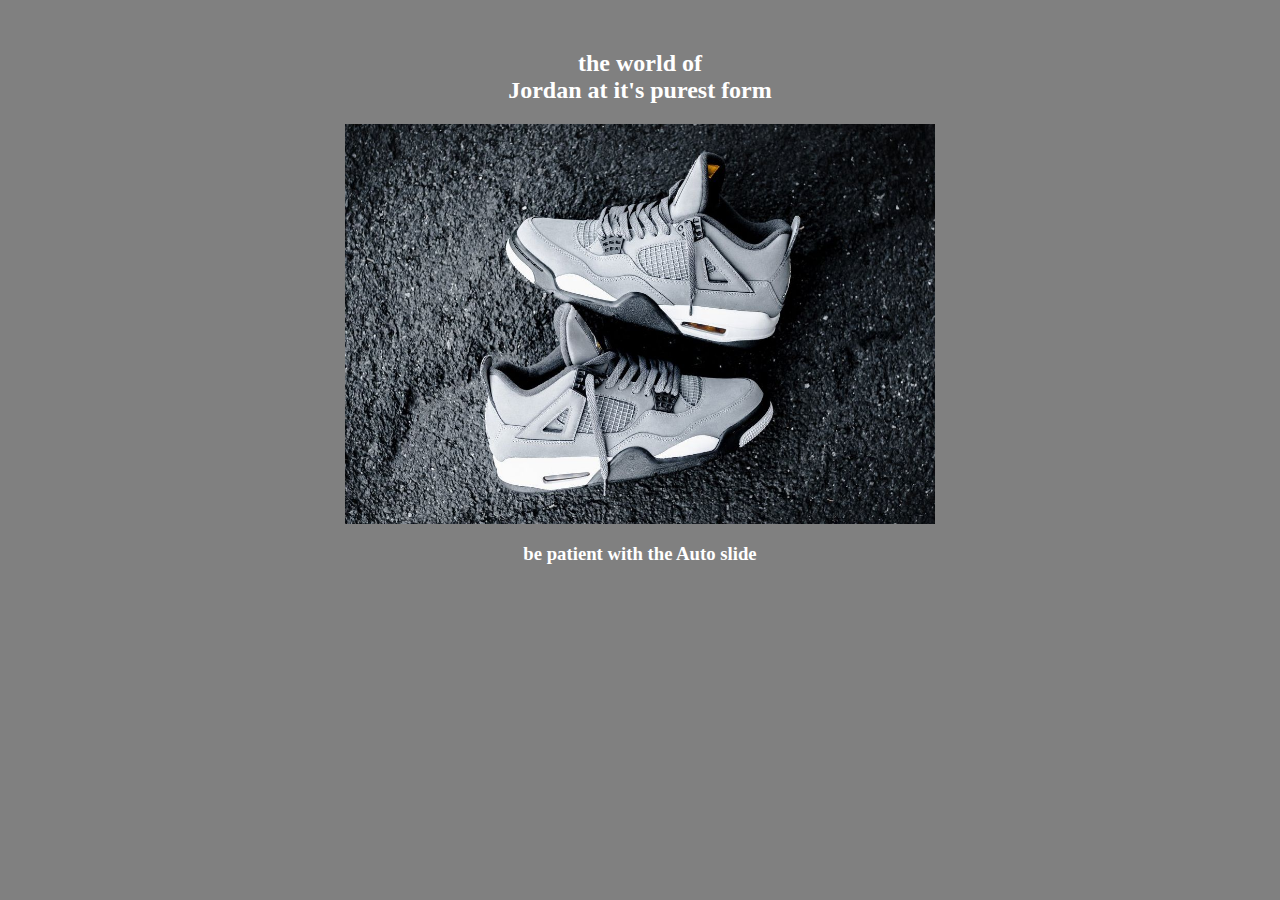
<file: index.html>
<!DOCTYPE html>
<html lang="en">
<head>
<meta charset="UTF-8"/>
<meta name="viewport" content="width=device-width, initial-scale=1.0"/>
 
    <title>CSS slider</title>
    <link rel="stylesheet" href="styles.css">
    <link rel="stylesheet" href="slider.css">
</head>
<body>
<h2>
the world of <br>Jordan at it's purest form</h2>
    <div id="slider">
        <div>
            <img src="2814303.jpg" alt=""  onclick="myFunction(this);">
        </div>
        <div>
            <img src="2814300.jpg" alt=""  onclick="myFunction(this);">
        </div>
        <div>
            <img src="1965190.jpg" alt=""  onclick="myFunction(this);">
        </div>
        <div>
            <img src="wp4992984.jpg" alt=""  onclick="myFunction(this);">
        </div>
		</div>
		<h3> be patient with the Auto slide</h3>
   
</body>
</html>
</file>
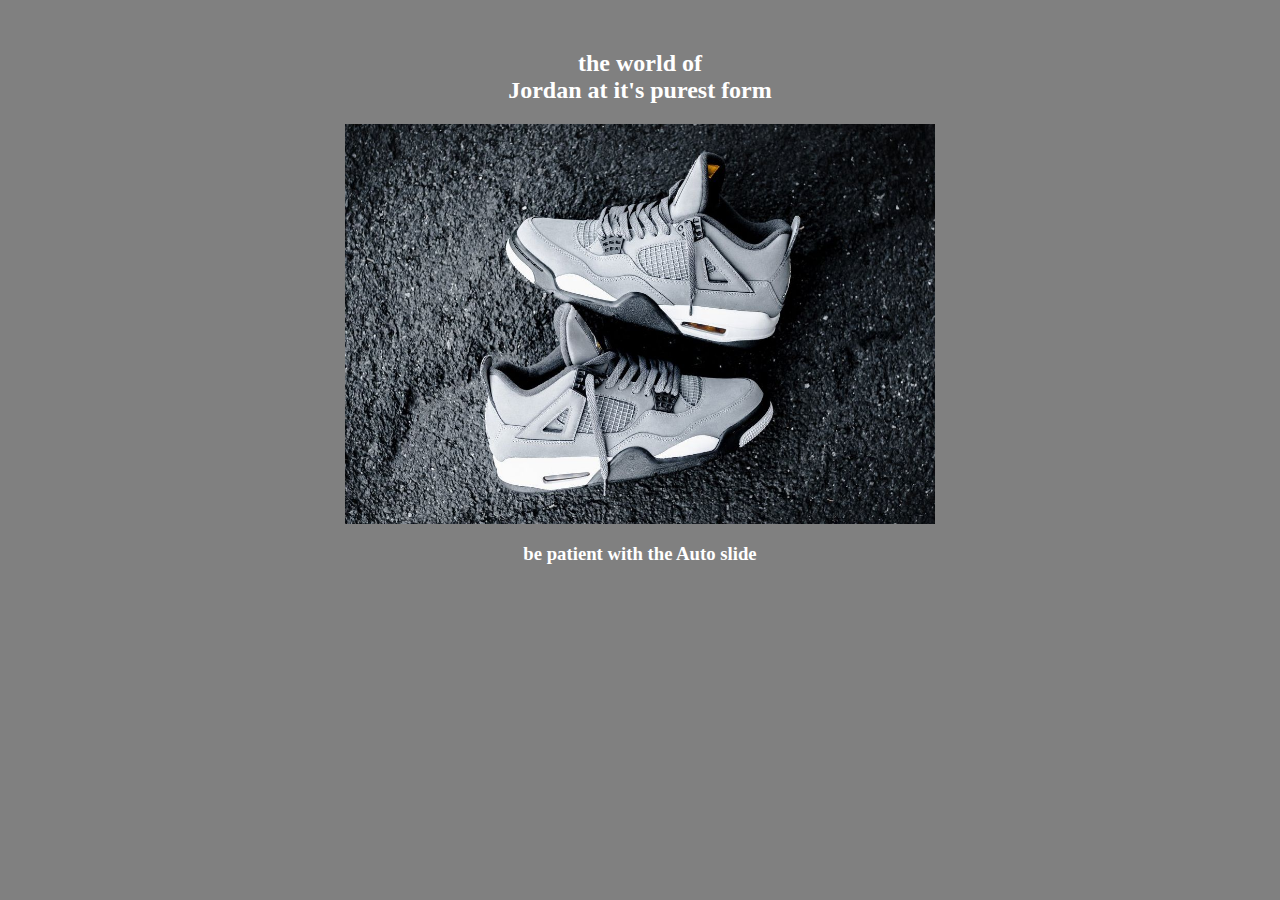
<file: kicks.html>
<!DOCTYPE html>
<html lang="en">
<head>
<meta charset="UTF-8"/>
<meta name="viewport" content="width=auto, initial-scale=1.0"/>
 
    <title>CSS slider</title>
    <link rel="stylesheet" href="styles.css">
	<link rel="stylesheet" href="slider.css">
    <link rel="stylesheet" href="media-query.css">
</head>
<body>
<h2>
the world of <br>Jordan at it's purest form</h2>
    <div id="slider">
        <div>
            <img src="2814303.jpg" alt=""  onclick="myFunction(this);">
        </div>
        <div>
            <img src="2814300.jpg" alt=""  onclick="myFunction(this);">
        </div>
        <div>
            <img src="1965190.jpg" alt=""  onclick="myFunction(this);">
        </div>
        <div>
            <img src="wp4992984.jpg" alt=""  onclick="myFunction(this);">
        </div>
		</div>
		<h3> be patient with the Auto slide</h3>
   <style>
	 /* For mobile phones: */
[class*="col-"] {
  width: 100%;
}

@media only screen and (min-width: 600px) {
  /* For tablets: */
  .col-s-1 {width: 8.33%;}
  .col-s-2 {width: 16.66%;}
  .col-s-3 {width: 25%;}
  .col-s-4 {width: 33.33%;}
  .col-s-5 {width: 41.66%;}
  .col-s-6 {width: 50%;}
  .col-s-7 {width: 58.33%;}
  .col-s-8 {width: 66.66%;}
  .col-s-9 {width: 75%;}
  .col-s-10 {width: 83.33%;}
  .col-s-11 {width: 91.66%;}
  .col-s-12 {width: 100%;}
}

@media only screen and (min-width: 768px) {
  /* For desktop: */
  .col-1 {width: 8.33%;}
  .col-2 {width: 16.66%;}
  .col-3 {width: 25%;}
  .col-4 {width: 33.33%;}
  .col-5 {width: 41.66%;}
  .col-6 {width: 50%;}
  .col-7 {width: 58.33%;}
  .col-8 {width: 66.66%;}
  .col-9 {width: 75%;}
  .col-10 {width: 83.33%;}
  .col-11 {width: 91.66%;}
  .col-12 {width: 100%;}
} 
	</style>
</body>
</html>
</file>
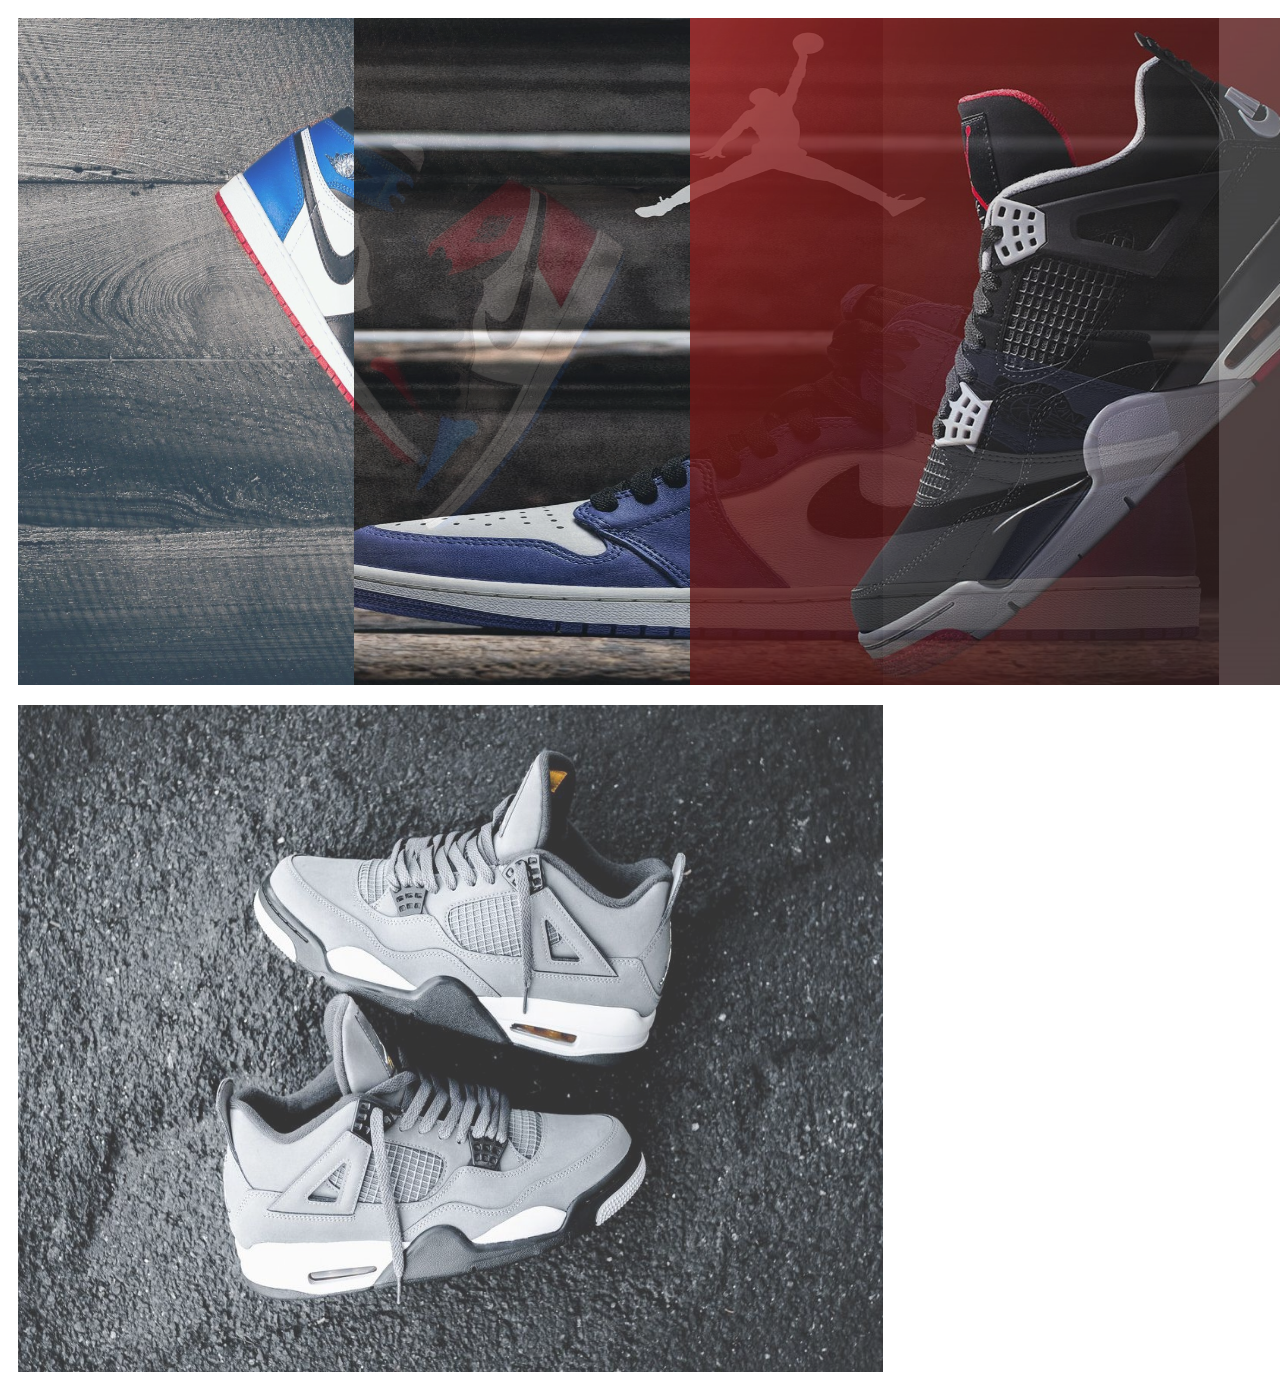
<file: nike collection.html>
<html>
<head>
<META CHARSET="UTF-5">
<meta name="viewport" content="width=device-width, initial-scale=1.0"/>
</head>
<body>
<!-- The grid: four columns -->
<div class="row">
  <div class="column">
    <img src="wp2702669.jpg"  alt="Nature" onclick="myFunction(this);">
  </div>
  <div class="column">
    <img src="wp5866724.jpg" alt="Snow" onclick="myFunction(this);">
  </div>
  <div class="column">
    <img src="1113077.jpg" alt="Mountains" onclick="myFunction(this);">
  </div>
  <div class="column">
    <img src="2814303.jpg"  alt="Lights" onclick="myFunction(this);">
  </div>
</div>
<style>
img{
height:667px;
width:865px;
}
</style>
<!-- The expanding image container -->
<div class="container">
  <!-- Close the image -->
  <span onclick="this.parentElement.style.display='none'" class="closebtn">&times;</span>

  <!-- Expanded image -->
  <img id="expandedImg" style="width:100%">

  <!-- Image text -->
  <div id="imgtext"></div>
</div>
<script>
function myFunction(imgs) {
  // Get the expanded image
  var expandImg = document.getElementById("expandedImg");
  // Get the image text
  var imgText = document.getElementById("imgtext");
  // Use the same src in the expanded image as the image being clicked on from the grid
  expandImg.src = imgs.src;
  // Use the value of the alt attribute of the clickable image as text inside the expanded image
  imgText.innerHTML = imgs.alt;
  // Show the container element (hidden with CSS)
  expandImg.parentElement.style.display = "block";
}
</script>
<style>
.column {
  float: left;
  width: 25%;
  padding: 10px;
}

/* Style the images inside the grid */
.column img {
  opacity: 0.8;
  cursor: pointer;
}

.column img:hover {
  opacity: 1;
}

/* Clear floats after the columns */
.row:after {
  content: "";
  display: table;
  clear: both;
}

/* The expanding image container (positioning is needed to position the close button and the text) */
.container {
  position: relative;
  display: none;
}

/* Expanding image text */
#imgtext {
  position: absolute;
  bottom: 15px;
  left: 15px;
  color: white;
  font-size: 20px;
}

/* Closable button inside the image */
.closebtn {
  position: absolute;
  top: 10px;
  right: 15px;
  color: white;
  font-size: 35px;
  cursor: pointer;
}
</style>
</file>
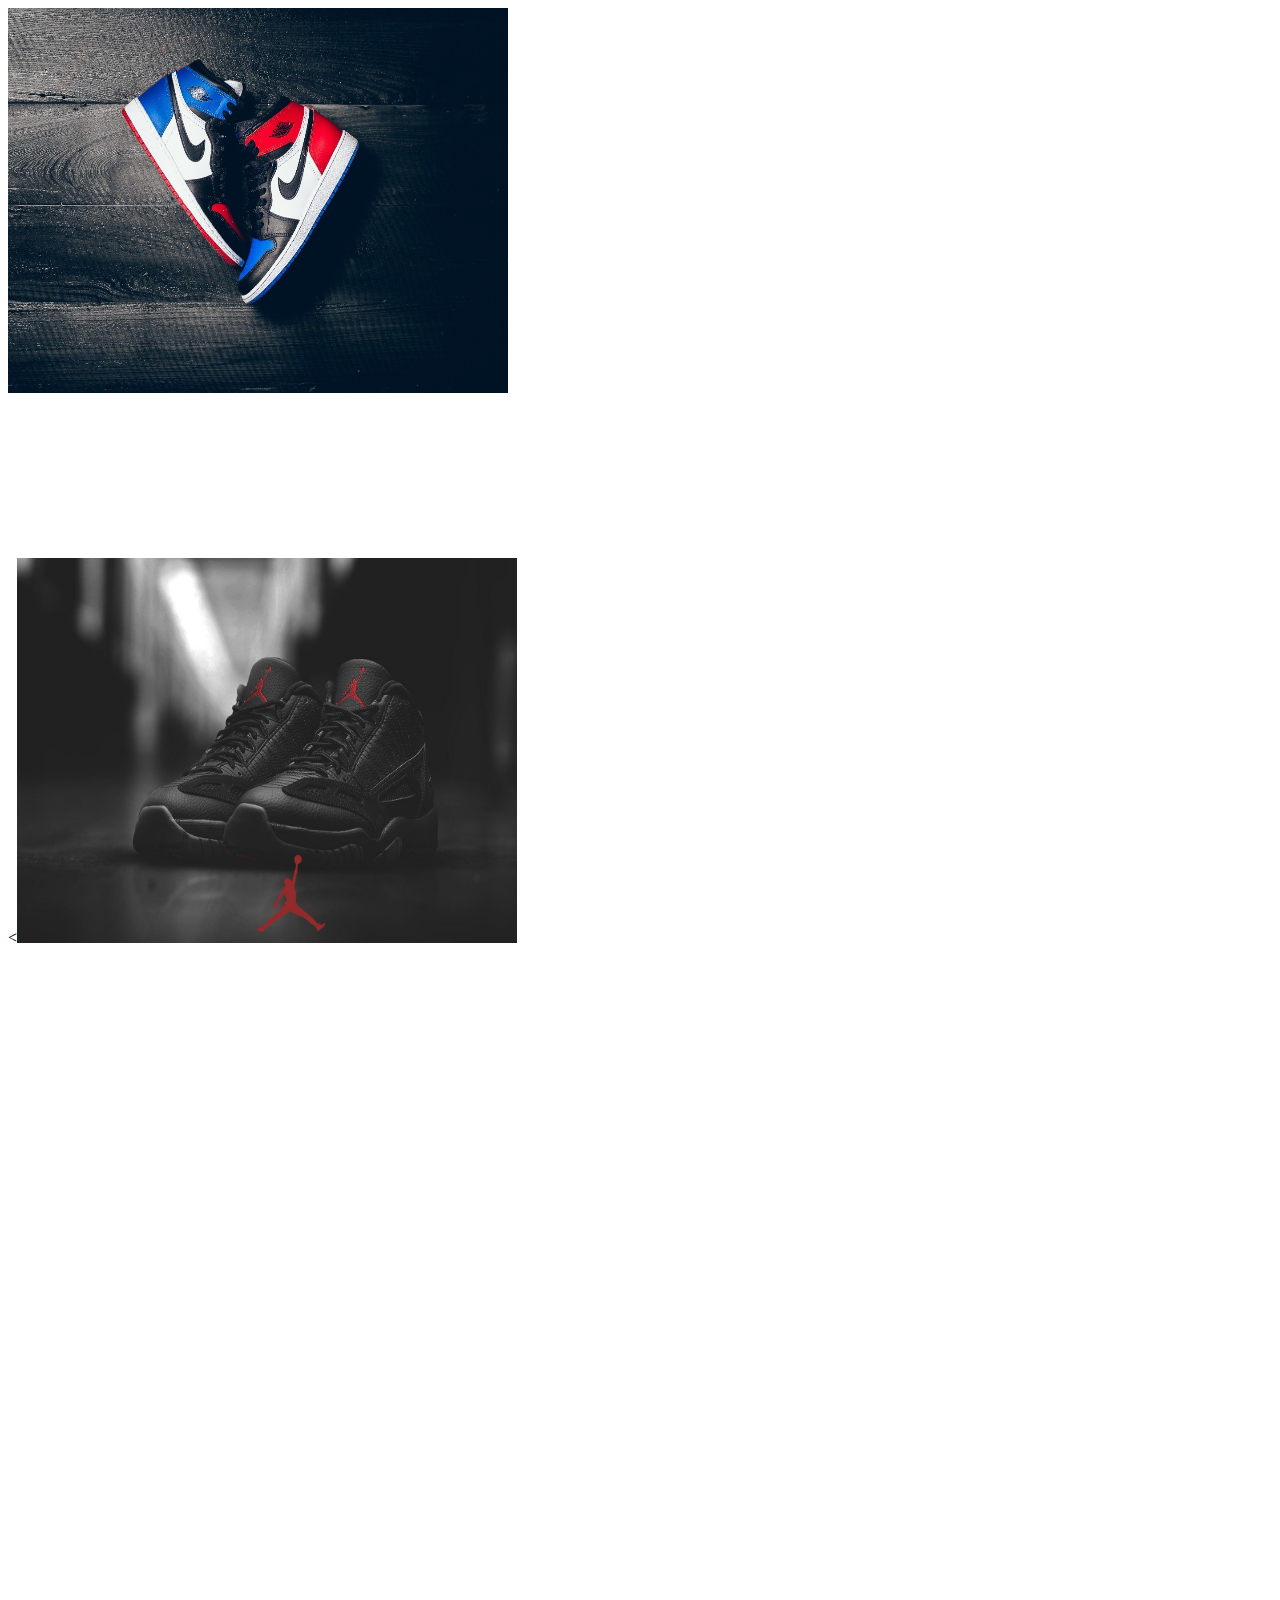
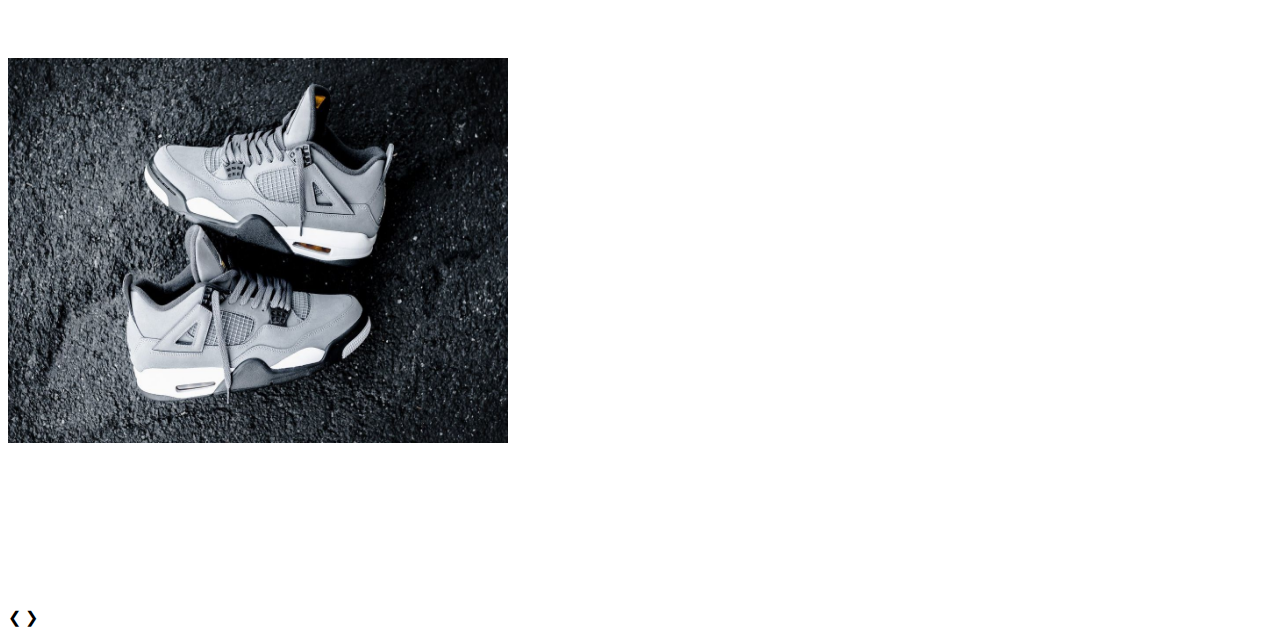
<file: slider.html>
﻿<html>
<head>
<meta charset="UTF-8"/>
<meta name="viewport" content="width=device-width, initial-scale=1.0"/>
</head>
<body>
<div class="slider">
<div class="slide"><img src="wp2702669.jpg"></div></div>

<div class="slide"><<img src=" wp5866724.jpg"></div>

<div class="slide"><<img src="wp4992984.jpg"></div>

<div class="slide"<img src=" 2814300.jpg"></div>

<div class="slide"><img src="2814303.jpg"></div>

<a class="prev" onclick="changeSlide(-1)">&#10094;</a>
<meta charset="UTF-8"/>
<meta name="viewport" content="width=device-width, initial-scale=1.0"/>
<a class="next" onclick="changeSlide(1)">&#10095;</a>
</div>
    </div>
    <script>
        var currSlide = 1;
        showSlide(currSlide);

        function changeSlide(val) {
            showSlide(currSlide += val);
        }
        function showSlide(val) {
            var i;
            var slides = document.getElementsByClassName("slide");
            if (val > slides.length) {currSlide = 1}
            if (val < 1) {currSlide = slides.length}
            for (i = 0; i < slides.length; i++) {
                slides[1].style.display = "none"
            }
            slides[currSlide-1].style.display = "block"
        }

    </script>
    <style>
        .slider {
            position: relative;
        }
        .slide {
            width: 1000px;
            height: 550px;
            background-size: cover;
            border-radius: 20px;
            animation: fade 1.5s;
        }
        img {
            width: 50%;
            height: 70%;
        }
		
    </style>
</body>
</html>
</file>
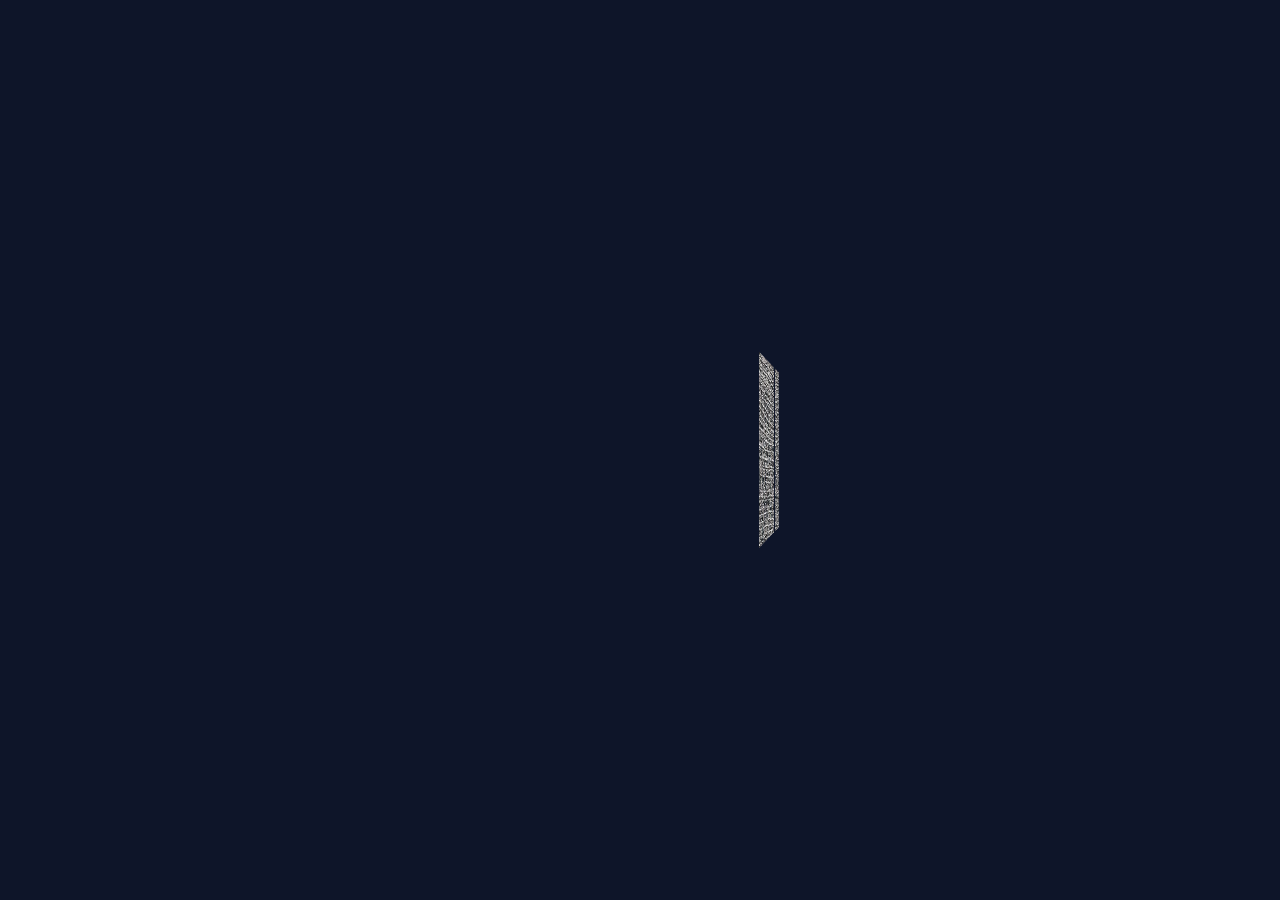
<file: Store@reloaded,slider.html>
<!DOCTYPE html>
<html lang="en">
<head>
<link rel="stylesheet" href="3D.css"/>
<meta charset="UTF-8"/>
<meta name="viewport" content="width=device-width, initial-scale=1.0"/>
<title>3D carousel</title>
</head>
<body>
<div class="icon-cards">
<div class="icon-cards-content">
<div class="icon-cards-item"/div>
<div class="icon-cards-item"/div>
<div class="icon-cards-item"/div>
<div class="icon-cards-item"/div>
<div class="icon-cards-item"/div>







</body>
</html>
</file>
<file: styles.css>
body {
  margin: 50px;

  background-color:#808080;
}
h2{
    text-align:center;
    color:#ffffff;
    font-family: 'Gugi', cursive
}
</file>
<file: slider.css>
div#slider {
  overflow: hidden;
  margin: auto;
  width: 50%;
  max-width: 700px;
  max-height: 400px;
}
div#slider div {
  position: relative;
  width: 500%;
  margin: 0;
  left: 0;
  font-size: 0;
  animation: 20s slider infinite;
}
div#slider div img {
  width: 20%;
  float: left;
}
@keyframes slider {
  0% {
    left: 0%;
  }
  20% {
    left: 0%;
  }
  25% {
    left: -100%;
  }
  45% {
    left: -100%;
  }
  50% {
    left: -200%;
  }
  70% {
    left: -200%;
  }
  75% {
    left: -300%;
  }
  95% {
    left: -300%;
  }
}
h3{
    text-align:center;
    font-weight:bold;
    color:#ffffff;
    font-family: 'Gugi', cursive
}
</file>
<file: media-query.css>
/* 
  ##Device = Desktops
  ##Screen = 1281px to higher resolution desktops
*/

@media (min-width: 1281px) {
  
  /* CSS */
  
}

/* 
  ##Device = Laptops, Desktops
  ##Screen = B/w 1025px to 1280px
*/

@media (min-width: 1025px) and (max-width: 1280px) {
  
  /* CSS */
  
}

/* 
  ##Device = Tablets, Ipads (portrait)
  ##Screen = B/w 768px to 1024px
*/

@media (min-width: 768px) and (max-width: 1024px) {
  
  /* CSS */
  
}

/* 
  ##Device = Tablets, Ipads (landscape)
  ##Screen = B/w 768px to 1024px
*/

@media (min-width: 768px) and (max-width: 1024px) and (orientation: landscape) {
  
  /* CSS */
  
}

/* 
  ##Device = Low Resolution Tablets, Mobiles (Landscape)
  ##Screen = B/w 481px to 767px
*/

@media (min-width: 481px) and (max-width: 767px) {
  
  /* CSS */
  
}

/* 
  ##Device = Most of the Smartphones Mobiles (Portrait)
  ##Screen = B/w 320px to 479px
*/

@media (min-width: 320px) and (max-width: 480px) {
  
  /* CSS */
  
}
</file>
<file: 3D.css>
body{
background: rgb(14, 21 , 41);
}
.icon-cards  {
position:absolute;
left:50%;
top:50%;
width:200px;
height:200px;
transform: translate(-50%, -50%);
perspective:1000px;
}
.icon-cards-content {
width:100%;
height:100%;
position:absolute;
transform-style: preserve-3d;
transform:translateZ(-145px) rotateY(0);
animation:carousel 10s infinite cubic-bezier(1, .015, .295, 1.225) forward;
	}
.icon-cards-item {
    position: absolute;
    top: 0;
    left: 0;
    border-radius: 5px;
    opacity: 1;
    width: 200px;
    height: 200px;
}
.icon-cards-item:nth-child(1) {
transform:rotateY(78deg) translateZ(145px);
background:url(wp2702669.jpg);

}
.icon-cards-item:nth-child(2) {
transform:rotateY(144deg) translateZ(145px);
background:url(wp5866724.jpg);

}
.icon-cards-item:nth-child(3) {
transform:rotateY(216deg) translateZ(145px);
background:url(wp2702669.jpg);
}
.icon-cards-item:nth-child(4) {
transform:rotateY(288deg) translateZ(145px);
background:url(wp5866724.jpg);
}
.icon-cards-item:nth-child(5) {
transform:rotateY(144deg) translateZ(145px);
background:url(wp5866724.jpg);
}
.icon-cards-item:nth-child(6) {
transform:rotateY(144deg) translateZ(145px);
background:url(.jpg);
}
</file>
